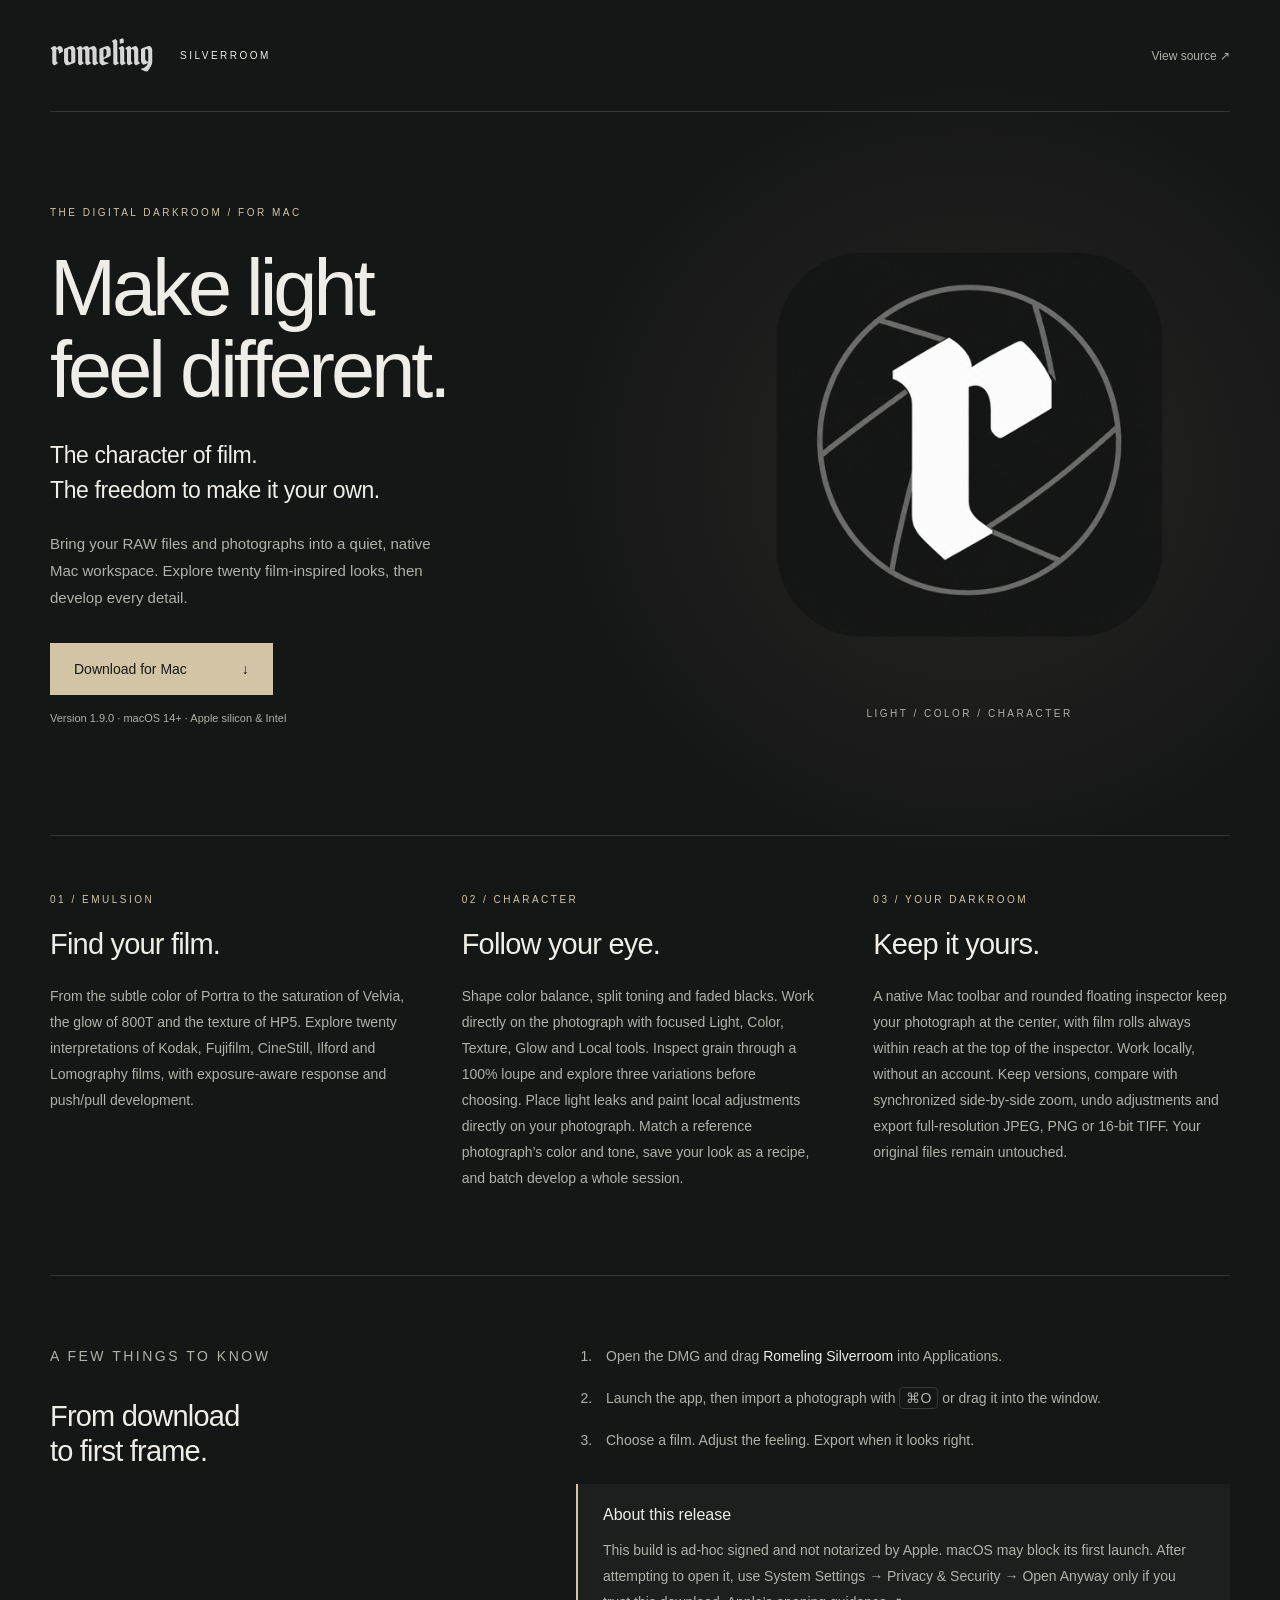
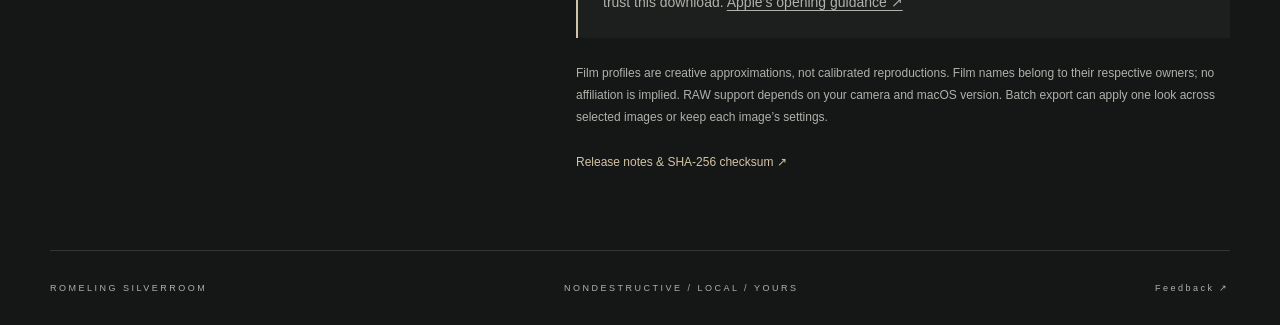
<file: docs/index.html>
<!doctype html>
<html lang="en">
<head>
<meta charset="utf-8"><meta name="viewport" content="width=device-width, initial-scale=1">
<title>Romeling Silverroom — A digital darkroom for Mac</title>
<meta name="description" content="Develop a different feeling. A native Mac darkroom with 20 film-inspired profiles, expressive creative controls and local RAW processing.">
<meta name="theme-color" content="#151616">
<link rel="icon" href="assets/icon.png"><link rel="stylesheet" href="style.css">
</head>
<body>
<header class="wrap"><a class="brand" href="#" aria-label="Romeling Silverroom home"><img src="assets/romeling-logo.svg" alt="Romeling"><span>SILVERROOM</span></a><a class="source" href="https://github.com/filipromeling-max/romeling-silverrom">View source <span aria-hidden="true">↗</span></a></header>
<main>
<section class="hero wrap">
<div><p class="eyebrow">THE DIGITAL DARKROOM / FOR MAC</p><h1>Make light<br>feel different.</h1><p class="intro">The character of film.<br>The freedom to make it your own.</p><p class="description">Bring your RAW files and photographs into a quiet, native Mac workspace. Explore twenty film-inspired looks, then develop every detail.</p>
<a class="download" href="https://github.com/filipromeling-max/romeling-silverrom/releases/download/v1.9.0/Romeling-Silverroom-1.9.0-universal.dmg">Download for Mac <span aria-hidden="true">↓</span></a><p class="requirements">Version 1.9.0 · macOS 14+ · Apple silicon &amp; Intel</p></div>
<div class="icon-stage"><div class="halo"></div><img src="assets/icon.png" width="512" height="512" alt="Silverroom’s flat charcoal icon with a white r and gray aperture lines"><span class="icon-caption">LIGHT / COLOR / CHARACTER</span></div>
</section>
<section class="details wrap" aria-label="Features">
<article><p class="eyebrow">01 / EMULSION</p><h2>Find your film.</h2><p>From the subtle color of Portra to the saturation of Velvia, the glow of 800T and the texture of HP5. Explore twenty interpretations of Kodak, Fujifilm, CineStill, Ilford and Lomography films, with exposure-aware response and push/pull development.</p></article>
<article><p class="eyebrow">02 / CHARACTER</p><h2>Follow your eye.</h2><p>Shape color balance, split toning and faded blacks. Work directly on the photograph with focused Light, Color, Texture, Glow and Local tools. Inspect grain through a 100% loupe and explore three variations before choosing. Place light leaks and paint local adjustments directly on your photograph. Match a reference photograph’s color and tone, save your look as a recipe, and batch develop a whole session.</p></article>
<article><p class="eyebrow">03 / YOUR DARKROOM</p><h2>Keep it yours.</h2><p>A native Mac toolbar and rounded floating inspector keep your photograph at the center, with film rolls always within reach at the top of the inspector. Work locally, without an account. Keep versions, compare with synchronized side-by-side zoom, undo adjustments and export full-resolution JPEG, PNG or 16-bit TIFF. Your original files remain untouched.</p></article>
</section>
<section class="install wrap" id="install"><div><p class="eyebrow">A FEW THINGS TO KNOW</p><h2>From download<br>to first frame.</h2></div><div><ol><li>Open the DMG and drag <strong>Romeling Silverroom</strong> into Applications.</li><li>Launch the app, then import a photograph with <kbd>⌘O</kbd> or drag it into the window.</li><li>Choose a film. Adjust the feeling. Export when it looks right.</li></ol><aside><strong>About this release</strong><p>This build is ad-hoc signed and not notarized by Apple. macOS may block its first launch. After attempting to open it, use System Settings → Privacy &amp; Security → Open Anyway only if you trust this download. <a href="https://support.apple.com/en-us/102445">Apple’s opening guidance ↗</a></p></aside><p class="fine">Film profiles are creative approximations, not calibrated reproductions. Film names belong to their respective owners; no affiliation is implied. RAW support depends on your camera and macOS version. Batch export can apply one look across selected images or keep each image’s settings.</p><a class="text-link" href="https://github.com/filipromeling-max/romeling-silverrom/releases/tag/v1.9.0">Release notes &amp; SHA-256 checksum ↗</a></div></section>
</main>
<footer class="wrap"><span>ROMELING SILVERROOM</span><span>NONDESTRUCTIVE / LOCAL / YOURS</span><a href="https://github.com/filipromeling-max/romeling-silverrom/issues">Feedback ↗</a></footer>
</body>
</html>
</file>
<file: docs/style.css>
:root{color-scheme:dark;--bg:#151616;--text:#eeede8;--muted:#b0b1aa;--accent:#d3c4a5;--line:#343635}*{box-sizing:border-box}html{scroll-behavior:smooth}body{margin:0;background:var(--bg);color:var(--text);font-family:-apple-system,BlinkMacSystemFont,"Helvetica Neue",sans-serif;-webkit-font-smoothing:antialiased}a{color:inherit;text-decoration:none}a:focus-visible{outline:2px solid var(--accent);outline-offset:7px}.wrap{width:min(1180px,calc(100% - 96px));margin:auto}header{height:112px;display:flex;align-items:center;justify-content:space-between;border-bottom:1px solid var(--line)}.brand{display:flex;align-items:center;gap:25px}.brand img{width:105px;max-height:58px;filter:brightness(0) invert(.84)}.brand span,.eyebrow,.icon-caption,footer{font-size:10px;letter-spacing:2.5px}.source{font-size:12px;color:var(--muted)}.hero{min-height:700px;padding-top:95px;padding-bottom:100px;display:grid;grid-template-columns:1.15fr 1fr;align-items:center;gap:60px}.eyebrow{color:var(--accent);margin:0 0 29px}h1{font-size:clamp(54px,6.2vw,86px);font-weight:300;letter-spacing:-4px;line-height:1.03;margin:0 0 28px}.intro{font-size:23px;font-weight:300;line-height:1.5;letter-spacing:-.4px}.description{font-size:15px;line-height:1.8;max-width:410px;color:var(--muted);margin:22px 0 32px}.download{display:inline-flex;gap:55px;align-items:center;background:var(--accent);color:#171817;padding:18px 24px;font-size:14px;font-weight:500;transition:background .2s}.download:hover{background:#e7d9bc}.requirements{font-size:11px;color:var(--muted);margin-top:17px}.icon-stage{position:relative;display:flex;flex-direction:column;align-items:center;isolation:isolate}.icon-stage img{width:85%;height:auto;border-radius:22%;box-shadow:none}.halo{position:absolute;inset:0;background:radial-gradient(ellipse,#c4baa01a,transparent 70%);transform:scale(1.6);z-index:-1}.icon-caption{color:var(--muted);margin-top:42px}.details{display:grid;grid-template-columns:repeat(3,1fr);gap:55px;border-top:1px solid var(--line);padding-top:58px;padding-bottom:70px}h2{font-size:29px;line-height:1.2;letter-spacing:-.8px;font-weight:300;margin:0 0 22px}.details p:not(.eyebrow),.install li,.install p{font-size:14px;line-height:1.85;color:var(--muted)}.details .eyebrow{margin-bottom:22px}.install{display:grid;grid-template-columns:1fr 1.5fr;gap:90px;padding:68px 0 80px;border-top:1px solid var(--line)}ol{padding-left:20px;margin:0 0 30px}li{padding-left:10px;margin-bottom:16px}strong{font-weight:500;color:var(--text)}kbd{font-family:inherit;border:1px solid var(--line);padding:2px 6px;border-radius:4px}aside{background:#1d1e1e;border-left:2px solid var(--accent);padding:22px 25px}aside p{margin-bottom:0}aside a{text-decoration:underline;text-underline-offset:3px}.install .fine{font-size:12px;margin:24px 0}.text-link{font-size:12px;color:var(--accent)}footer{display:flex;justify-content:space-between;gap:25px;padding:32px 0;border-top:1px solid var(--line);color:var(--muted);font-size:9px}@media(max-width:760px){.wrap{width:calc(100% - 40px)}header{height:90px}.brand{gap:14px}.brand img{width:78px}.brand span{font-size:9px;letter-spacing:1.4px}.hero{grid-template-columns:1fr;padding:58px 0;gap:50px;min-height:0}h1{letter-spacing:-2.5px}.icon-stage img{max-width:280px}.details{grid-template-columns:1fr;gap:36px;padding:42px 0}.install{grid-template-columns:1fr;gap:14px;padding:42px 0}footer{flex-wrap:wrap;line-height:1.8}.source{font-size:11px}}@media(prefers-reduced-motion:reduce){html{scroll-behavior:auto}*{transition:none!important}}
</file>
